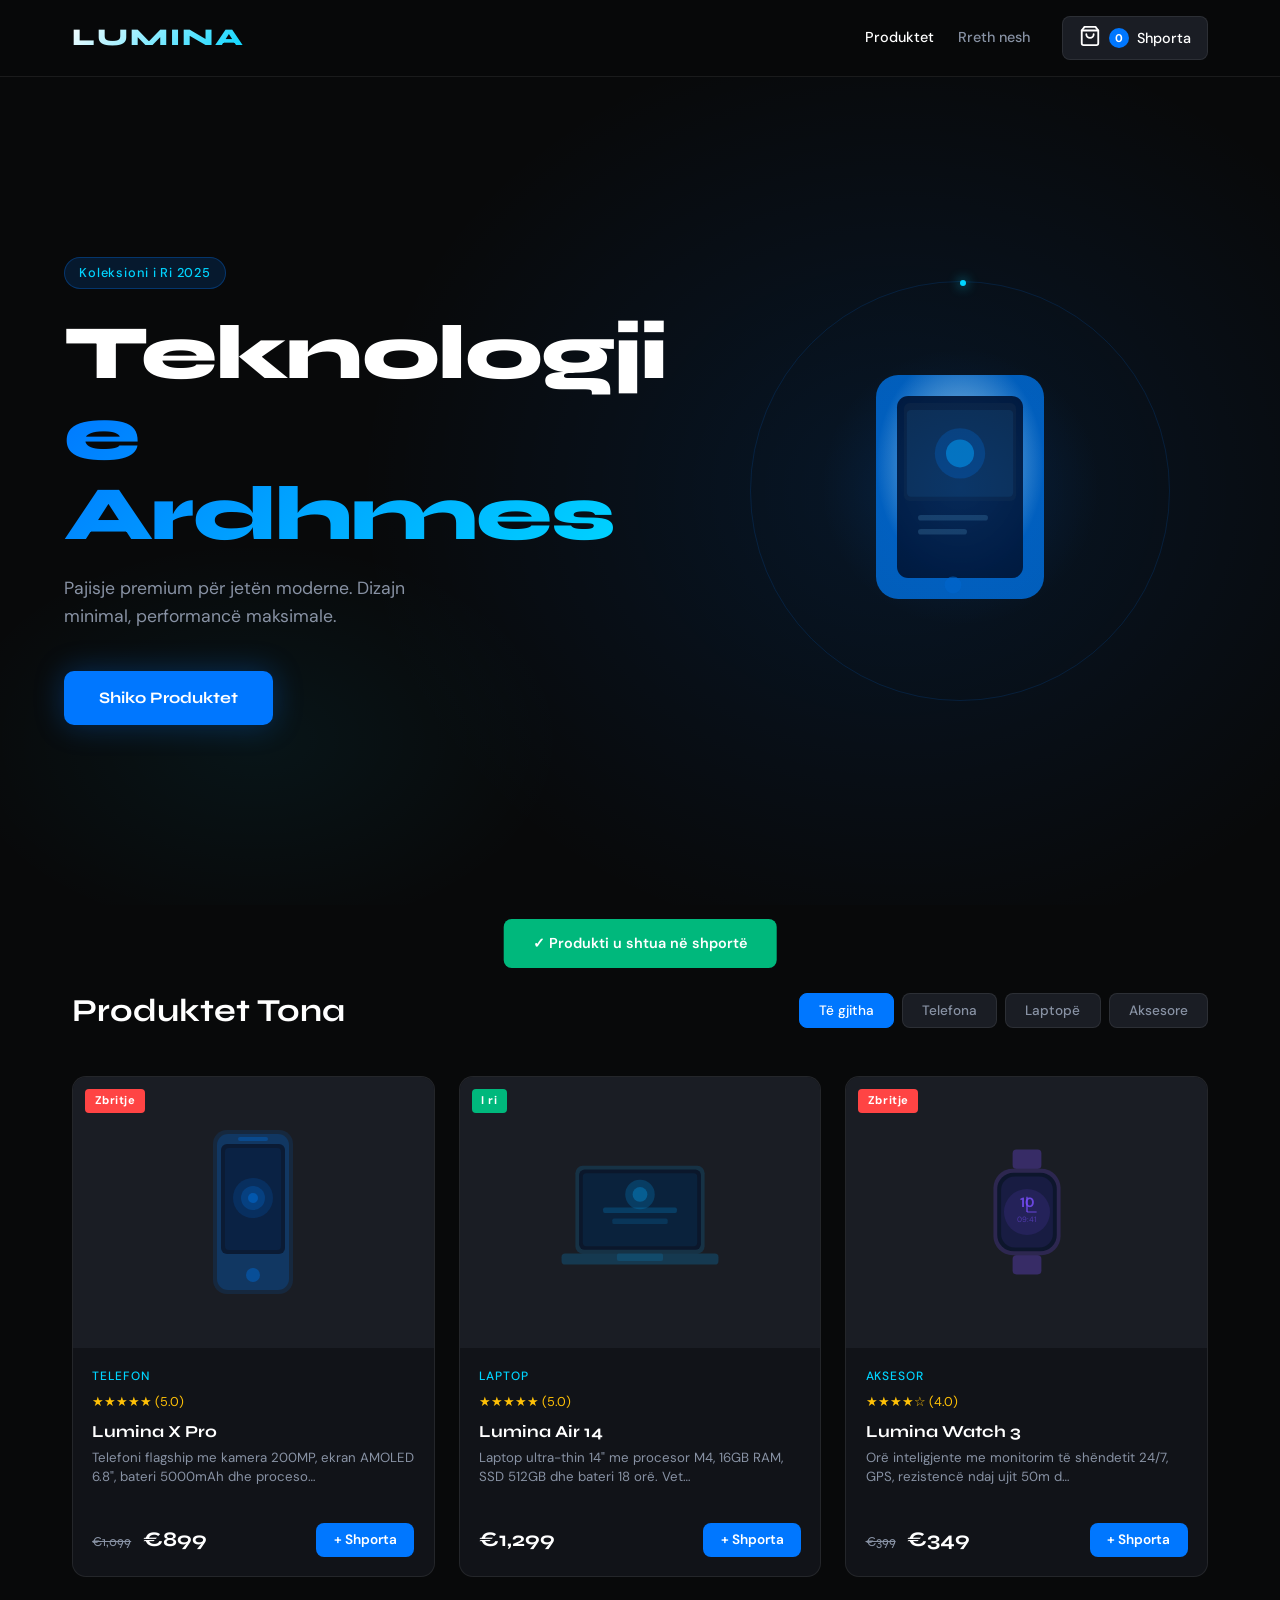
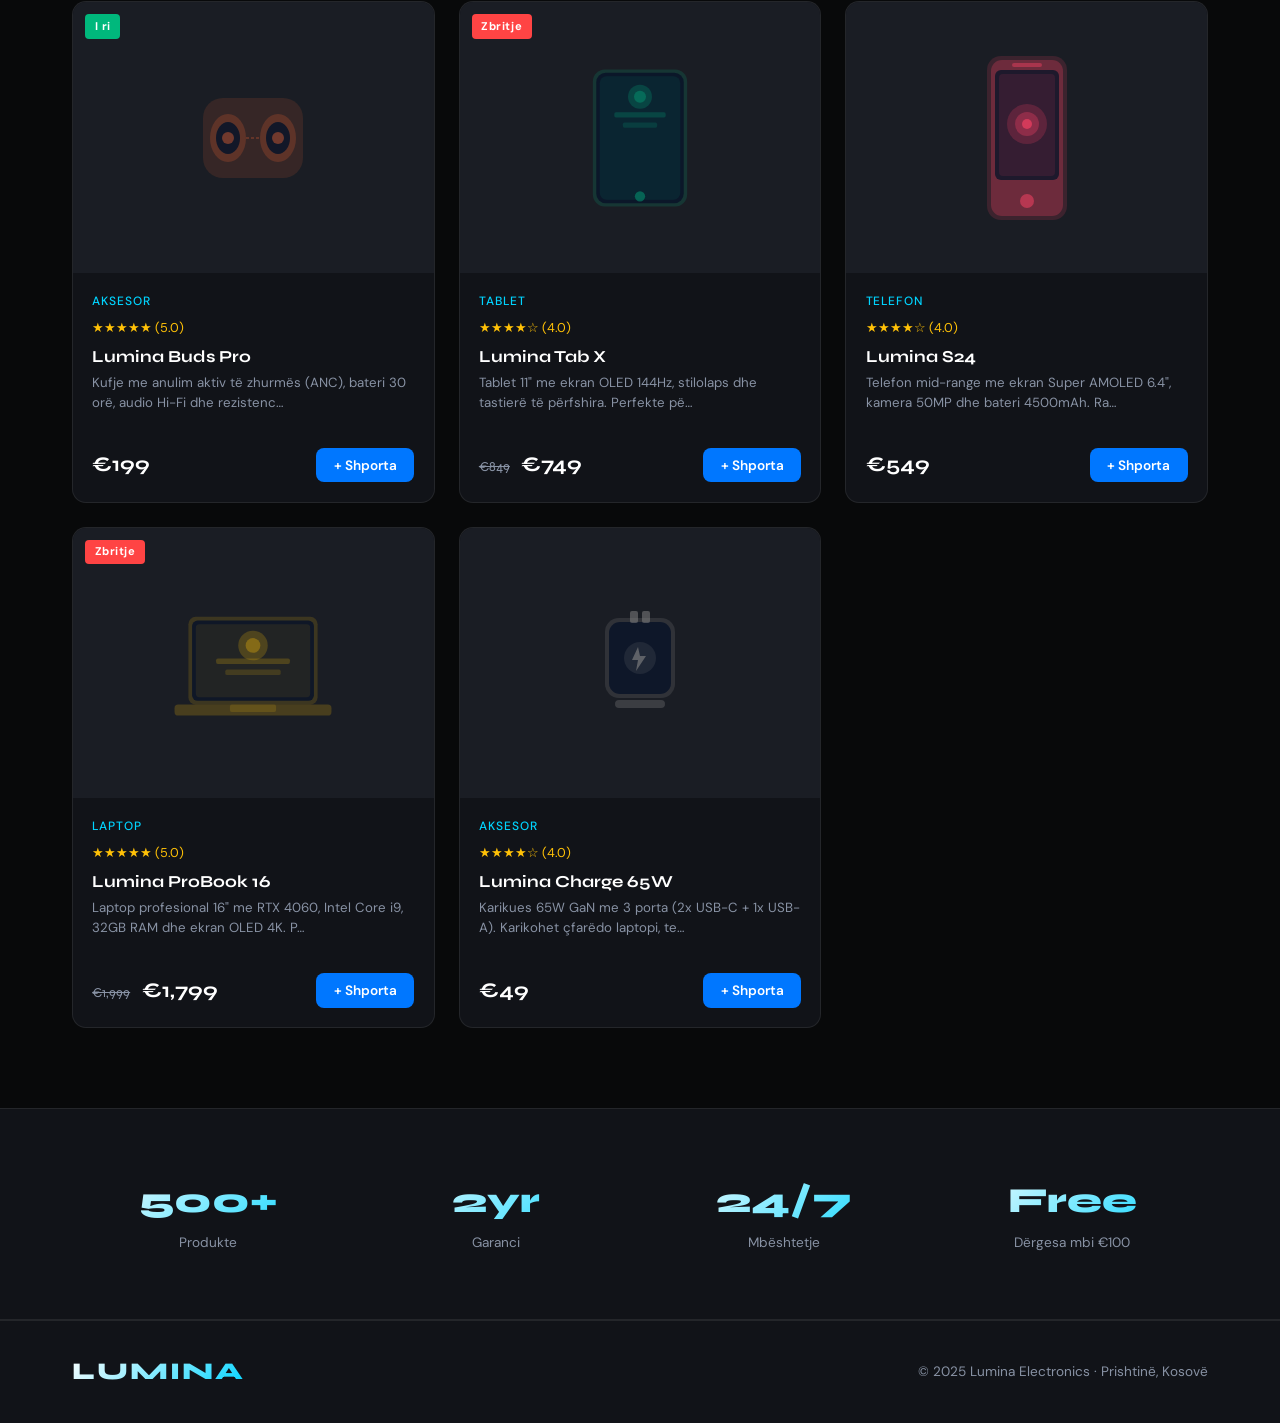
<file: index.html>
<!DOCTYPE html>
<html lang="sq">
<head>
  <meta charset="UTF-8">
  <meta name="viewport" content="width=device-width, initial-scale=1.0">
  <title>LUMINA — Dyqan Premium Elektronike</title>
  <link rel="preconnect" href="https://fonts.googleapis.com">
  <link href="https://fonts.googleapis.com/css2?family=Syne:wght@400;600;700;800&family=DM+Sans:wght@300;400;500&display=swap" rel="stylesheet">
  <link rel="stylesheet" href="css/style.css">
</head>
<body>

  <!-- HEADER / NAV -->
  <header class="header">
    <div class="header-inner">
      <a href="index.html" class="logo">LUMINA</a>
      <nav class="nav">
        <a href="index.html" class="nav-link active">Produktet</a>
        <a href="#about" class="nav-link">Rreth nesh</a>
      </nav>
      <button class="cart-btn" onclick="toggleCart()">
        <span class="cart-icon">
          <svg width="22" height="22" viewBox="0 0 24 24" fill="none" stroke="currentColor" stroke-width="2" stroke-linecap="round" stroke-linejoin="round">
            <path d="M6 2L3 6v14a2 2 0 002 2h14a2 2 0 002-2V6l-3-4z"/><line x1="3" y1="6" x2="21" y2="6"/><path d="M16 10a4 4 0 01-8 0"/>
          </svg>
        </span>
        <span class="cart-count" id="cart-count">0</span>
        Shporta
      </button>
    </div>
  </header>

  <!-- HERO -->
  <section class="hero">
    <div class="hero-bg"></div>
    <div class="hero-content">
      <span class="hero-tag">Koleksioni i Ri 2025</span>
      <h1 class="hero-title">Teknologji<br><em>e Ardhmes</em></h1>
      <p class="hero-sub">Pajisje premium për jetën moderne. Dizajn minimal, performancë maksimale.</p>
      <a href="#products" class="btn-hero">Shiko Produktet</a>
    </div>
    <div class="hero-visual">
      <div class="hero-circle"></div>
      <div class="hero-product-img">
        <div class="product-glow"></div>
        <svg viewBox="0 0 200 200" width="280" class="hero-svg">
          <defs>
            <radialGradient id="hg" cx="50%" cy="40%">
              <stop offset="0%" stop-color="#c8f0ff"/>
              <stop offset="100%" stop-color="#0066cc"/>
            </radialGradient>
          </defs>
          <rect x="40" y="20" width="120" height="160" rx="16" fill="url(#hg)" opacity="0.9"/>
          <rect x="55" y="35" width="90" height="130" rx="8" fill="#001433" opacity="0.95"/>
          <rect x="60" y="40" width="80" height="70" rx="4" fill="#0a1f3d"/>
          <circle cx="95" cy="170" r="6" fill="#0066cc" opacity="0.6"/>
          <rect x="70" y="120" width="50" height="4" rx="2" fill="#1a3a5c"/>
          <rect x="70" y="130" width="35" height="4" rx="2" fill="#1a3a5c"/>
          <rect x="62" y="45" width="76" height="62" rx="3" fill="#0d2b4e"/>
          <circle cx="100" cy="76" r="18" fill="#0066cc" opacity="0.3"/>
          <circle cx="100" cy="76" r="10" fill="#00aaff" opacity="0.5"/>
        </svg>
      </div>
    </div>
  </section>

  <!-- PRODUKTET -->
  <section id="products" class="products-section">
    <div class="container">
      <div class="section-header">
        <h2>Produktet Tona</h2>
        <div class="filters">
          <button class="filter-btn active" onclick="filterProducts('all', this)">Të gjitha</button>
          <button class="filter-btn" onclick="filterProducts('telefon', this)">Telefona</button>
          <button class="filter-btn" onclick="filterProducts('laptop', this)">Laptopë</button>
          <button class="filter-btn" onclick="filterProducts('aksesor', this)">Aksesore</button>
        </div>
      </div>

      <div class="products-grid" id="products-grid">
        <!-- Produktet gjenerohen nga JS -->
      </div>
    </div>
  </section>

  <!-- ABOUT STRIP -->
  <section id="about" class="about-strip">
    <div class="container">
      <div class="about-grid">
        <div class="about-item">
          <span class="about-num">500+</span>
          <span class="about-label">Produkte</span>
        </div>
        <div class="about-item">
          <span class="about-num">2yr</span>
          <span class="about-label">Garanci</span>
        </div>
        <div class="about-item">
          <span class="about-num">24/7</span>
          <span class="about-label">Mbështetje</span>
        </div>
        <div class="about-item">
          <span class="about-num">Free</span>
          <span class="about-label">Dërgesa mbi €100</span>
        </div>
      </div>
    </div>
  </section>

  <!-- CART SIDEBAR -->
  <div class="cart-overlay" id="cart-overlay" onclick="toggleCart()"></div>
  <aside class="cart-sidebar" id="cart-sidebar">
    <div class="cart-header">
      <h3>Shporta</h3>
      <button class="close-btn" onclick="toggleCart()">✕</button>
    </div>
    <div class="cart-items" id="cart-items">
      <div class="cart-empty" id="cart-empty">
        <svg width="48" height="48" viewBox="0 0 24 24" fill="none" stroke="currentColor" stroke-width="1.5" opacity="0.3">
          <path d="M6 2L3 6v14a2 2 0 002 2h14a2 2 0 002-2V6l-3-4z"/><line x1="3" y1="6" x2="21" y2="6"/>
        </svg>
        <p>Shporta është bosh</p>
      </div>
    </div>
    <div class="cart-footer" id="cart-footer" style="display:none">
      <div class="cart-total">
        <span>Totali:</span>
        <strong id="cart-total">€0</strong>
      </div>
      <a href="checkout.html" class="btn-checkout">Vazhdo me Pagesën →</a>
    </div>
  </aside>

  <!-- TOAST -->
  <div class="toast" id="toast">✓ Produkti u shtua në shportë</div>

  <footer class="footer">
    <div class="container">
      <span class="logo">LUMINA</span>
      <p>© 2025 Lumina Electronics · Prishtinë, Kosovë</p>
    </div>
  </footer>

  <script src="js/products.js"></script>
  <script src="js/cart.js"></script>
  <script src="js/main.js"></script>
</body>
</html>
</file>
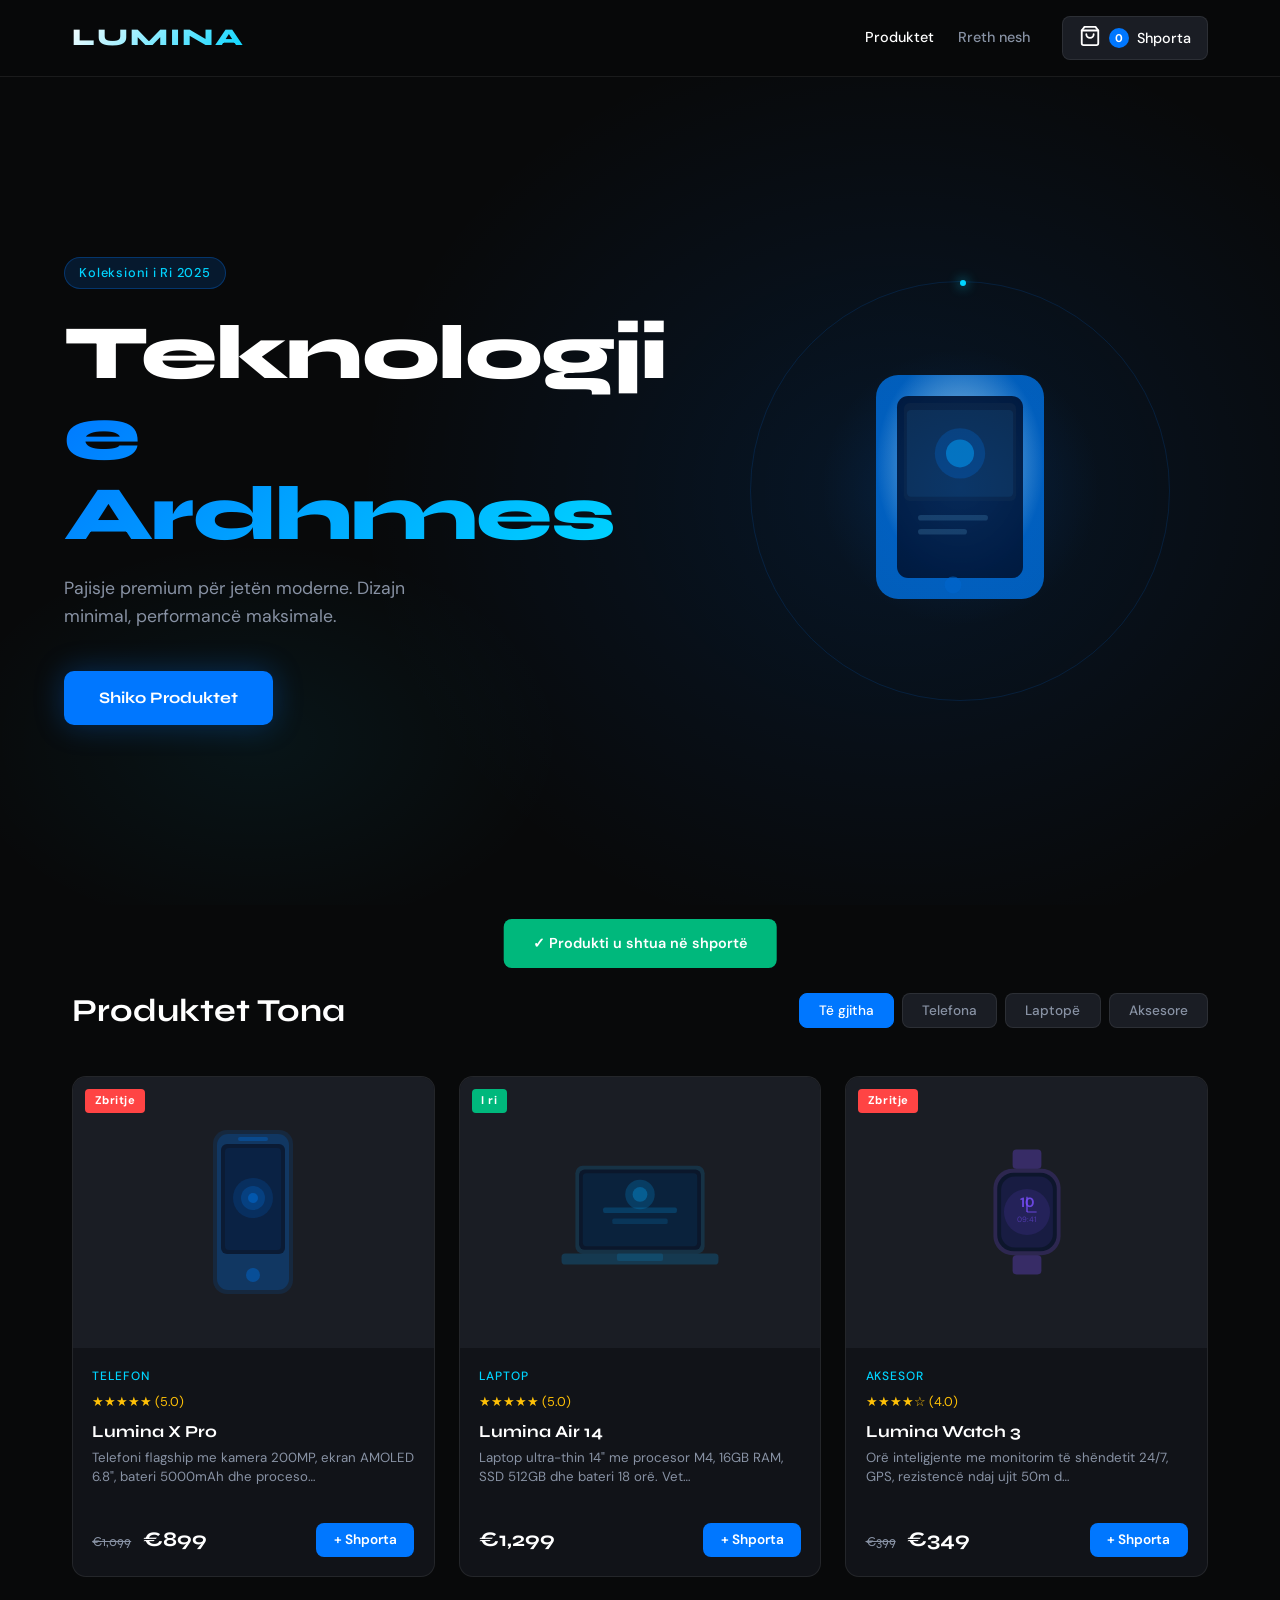
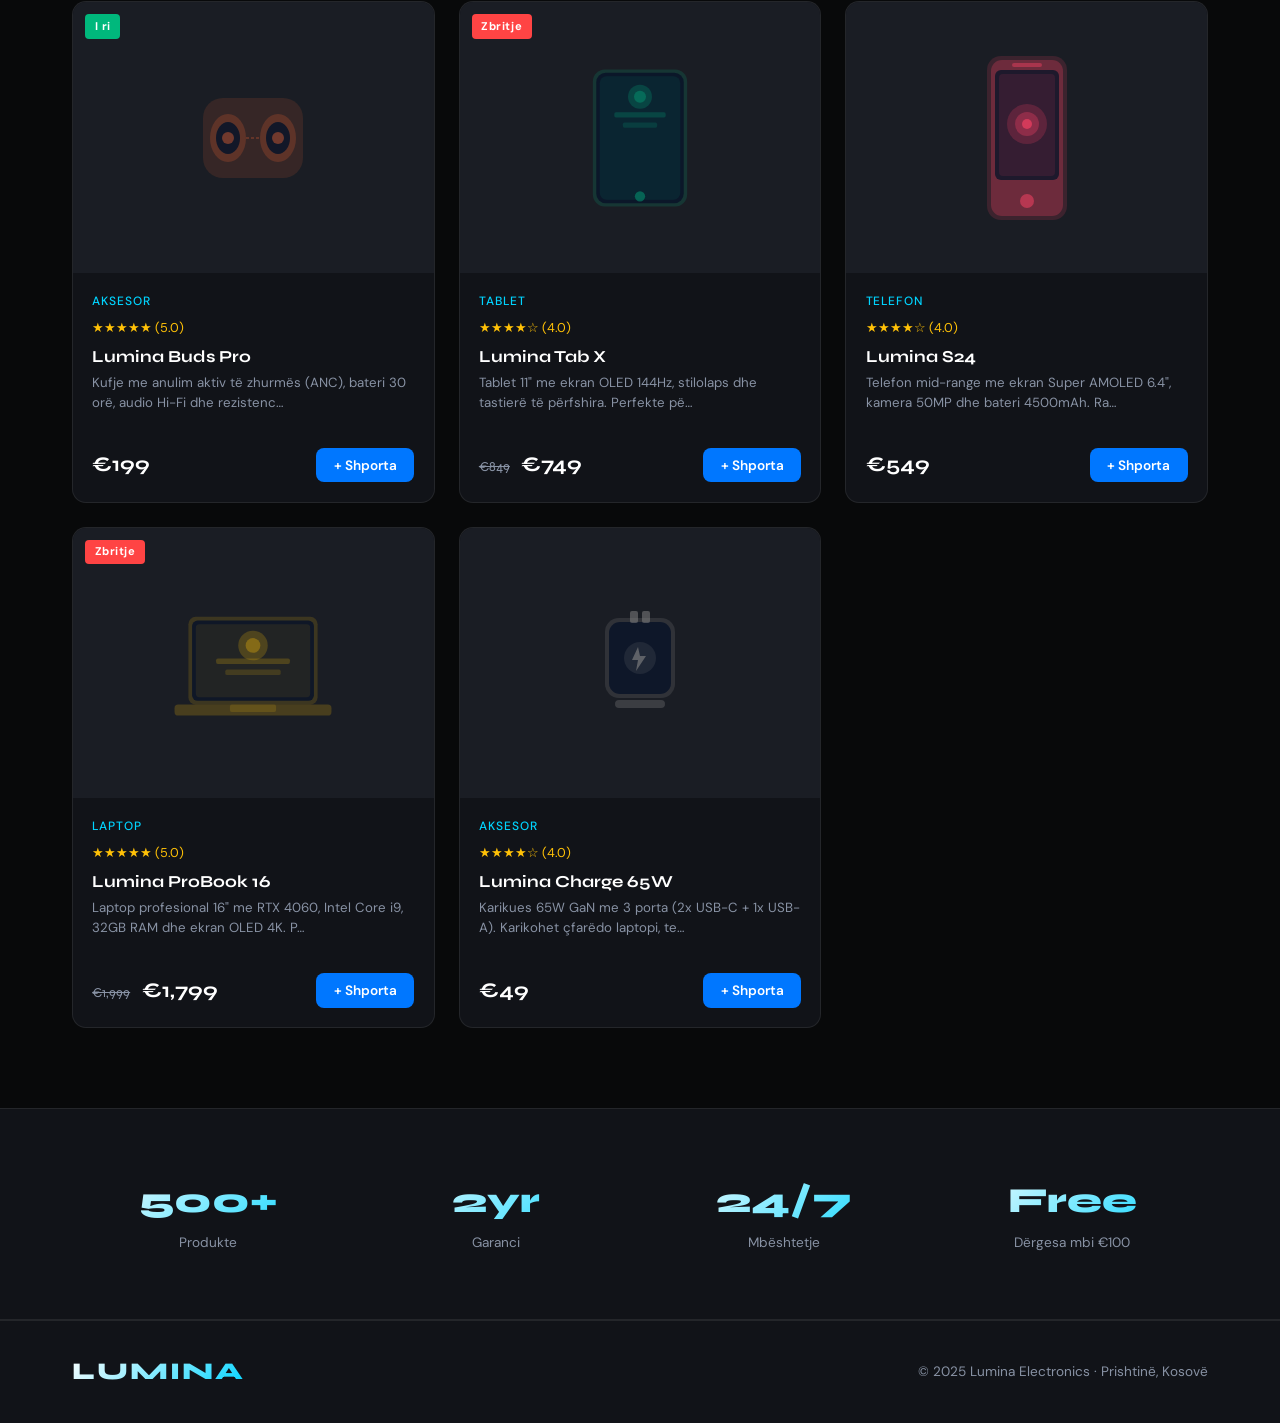
<file: checkout.html>
<!DOCTYPE html>
<html lang="sq">
<head>
  <meta charset="UTF-8">
  <meta name="viewport" content="width=device-width, initial-scale=1.0">
  <title>Checkout — LUMINA</title>
  <link rel="preconnect" href="https://fonts.googleapis.com">
  <link href="https://fonts.googleapis.com/css2?family=Syne:wght@400;600;700;800&family=DM+Sans:wght@300;400;500&display=swap" rel="stylesheet">
  <link rel="stylesheet" href="css/style.css">
</head>
<body class="checkout-page">

  <header class="header">
    <div class="header-inner">
      <a href="index.html" class="logo">LUMINA</a>
      <div class="checkout-steps">
        <span class="step active" id="step-indicator-1">1. Të dhënat</span>
        <span class="step-arrow">›</span>
        <span class="step" id="step-indicator-2">2. Dërgesa</span>
        <span class="step-arrow">›</span>
        <span class="step" id="step-indicator-3">3. Pagesa</span>
      </div>
      <a href="index.html" class="nav-link" style="font-size:0.85rem">← Vazhdo blerjen</a>
    </div>
  </header>

  <main class="checkout-main">
    <div class="checkout-container">

      <!-- FORMA -->
      <div class="checkout-form-col">

        <!-- HAPI 1: TË DHËNAT -->
        <div class="checkout-step-panel" id="panel-1">
          <h2>Të dhënat personale</h2>
          <div class="form-row">
            <div class="form-group">
              <label>Emri *</label>
              <input type="text" id="co-name" placeholder="Emri juaj" required>
            </div>
            <div class="form-group">
              <label>Mbiemri *</label>
              <input type="text" id="co-lastname" placeholder="Mbiemri juaj" required>
            </div>
          </div>
          <div class="form-group">
            <label>Email *</label>
            <input type="email" id="co-email" placeholder="email@example.com" required>
          </div>
          <div class="form-group">
            <label>Telefoni *</label>
            <input type="tel" id="co-phone" placeholder="+383 4X XXX XXX" required>
          </div>
          <button class="btn-next" onclick="goToStep(2)">Vazhdo me Dërgesën →</button>
        </div>

        <!-- HAPI 2: DËRGESA -->
        <div class="checkout-step-panel" id="panel-2" style="display:none">
          <h2>Adresa e dërgesës</h2>
          <div class="form-group">
            <label>Shteti *</label>
            <select id="co-country">
              <option value="ks">Kosovë</option>
              <option value="al">Shqipëri</option>
              <option value="mk">Maqedoni e Veriut</option>
            </select>
          </div>
          <div class="form-group">
            <label>Qyteti *</label>
            <input type="text" id="co-city" placeholder="Prishtinë" required>
          </div>
          <div class="form-group">
            <label>Adresa *</label>
            <input type="text" id="co-address" placeholder="Rr. Emërtimi Nr. X" required>
          </div>
          <div class="form-group">
            <label>Kodi postar</label>
            <input type="text" id="co-zip" placeholder="10000">
          </div>

          <h3 style="margin:1.5rem 0 1rem">Metoda e dërgesës</h3>
          <div class="shipping-options">
            <label class="shipping-opt selected" id="ship-standard">
              <input type="radio" name="shipping" value="standard" checked onchange="updateShipping('standard')">
              <div>
                <strong>Standard</strong>
                <span>3-5 ditë pune</span>
              </div>
              <span class="ship-price">€3.50</span>
            </label>
            <label class="shipping-opt" id="ship-express">
              <input type="radio" name="shipping" value="express" onchange="updateShipping('express')">
              <div>
                <strong>Express</strong>
                <span>1-2 ditë pune</span>
              </div>
              <span class="ship-price">€8.00</span>
            </label>
            <label class="shipping-opt" id="ship-free">
              <input type="radio" name="shipping" value="free" onchange="updateShipping('free')">
              <div>
                <strong>Falas</strong>
                <span>5-7 ditë pune (mbi €100)</span>
              </div>
              <span class="ship-price">€0.00</span>
            </label>
          </div>

          <div class="btn-row">
            <button class="btn-back" onclick="goToStep(1)">← Kthehu</button>
            <button class="btn-next" onclick="goToStep(3)">Vazhdo me Pagesën →</button>
          </div>
        </div>

        <!-- HAPI 3: PAGESA -->
        <div class="checkout-step-panel" id="panel-3" style="display:none">
          <h2>Informacioni i pagesës</h2>
          <div class="payment-methods">
            <button class="pay-method active" onclick="selectPayment('card', this)">
              💳 Kartë krediti
            </button>
            <button class="pay-method" onclick="selectPayment('paypal', this)">
              🅿 PayPal
            </button>
            <button class="pay-method" onclick="selectPayment('cash', this)">
              💵 Para në dorë
            </button>
          </div>

          <div id="card-fields">
            <div class="form-group">
              <label>Numri i kartës *</label>
              <input type="text" id="co-card" placeholder="1234 5678 9012 3456" maxlength="19" oninput="formatCard(this)">
            </div>
            <div class="form-row">
              <div class="form-group">
                <label>Data e skadimit *</label>
                <input type="text" id="co-expiry" placeholder="MM/YY" maxlength="5" oninput="formatExpiry(this)">
              </div>
              <div class="form-group">
                <label>CVV *</label>
                <input type="text" id="co-cvv" placeholder="123" maxlength="3">
              </div>
            </div>
            <div class="form-group">
              <label>Emri në kartë *</label>
              <input type="text" id="co-cardname" placeholder="EMRI MBIEMRI">
            </div>
            <div class="secure-badge">
              🔒 Pagesa është e sigurt dhe e enkriptuar (SSL)
            </div>
          </div>

          <div id="paypal-fields" style="display:none">
            <div class="paypal-info">
              <p>Do të ridrejtoheni te PayPal për të përfunduar pagesën pas konfirmimit.</p>
            </div>
          </div>

          <div id="cash-fields" style="display:none">
            <div class="cash-info">
              <p>Pagesa bëhet në dorëzim. Sigurohuni të keni shumën e saktë.</p>
            </div>
          </div>

          <div class="btn-row">
            <button class="btn-back" onclick="goToStep(2)">← Kthehu</button>
            <button class="btn-place-order" onclick="placeOrder()">
              🔒 Konfirmo Porosinë
            </button>
          </div>
        </div>

      </div>

      <!-- ORDER SUMMARY -->
      <aside class="order-summary">
        <h3>Përmbledhja e porosisë</h3>
        <div id="summary-items"></div>
        <div class="summary-line">
          <span>Nëntotali</span>
          <span id="summary-subtotal">€0</span>
        </div>
        <div class="summary-line">
          <span>Dërgesa</span>
          <span id="summary-shipping">€3.50</span>
        </div>
        <div class="summary-line total">
          <strong>Totali</strong>
          <strong id="summary-total">€0</strong>
        </div>
        <div class="promo-row">
          <input type="text" id="promo-input" placeholder="Kodi promovues">
          <button onclick="applyPromo()">Apliko</button>
        </div>
        <div id="promo-msg" class="promo-msg"></div>
      </aside>

    </div>
  </main>

  <!-- ORDER SUCCESS MODAL -->
  <div class="modal-overlay" id="success-modal" style="display:none">
    <div class="modal-box">
      <div class="modal-icon">✓</div>
      <h2>Porosia u konfirmua!</h2>
      <p>Faleminderit për blerjen tuaj. Numri i porosisë suaj është:</p>
      <div class="order-number" id="order-number">#LM-000000</div>
      <p class="modal-sub">Një email konfirmimi do të dërgohet tek <strong id="confirm-email"></strong></p>
      <a href="index.html" class="btn-checkout" style="display:block;text-align:center;margin-top:1.5rem">
        Kthehu në dyqan
      </a>
    </div>
  </div>

  <footer class="footer">
    <div class="container">
      <span class="logo">LUMINA</span>
      <p>© 2025 Lumina Electronics · Prishtinë, Kosovë</p>
    </div>
  </footer>

  <script src="js/products.js"></script>
  <script src="js/cart.js"></script>
  <script src="js/checkout.js"></script>
</body>
</html>
</file>
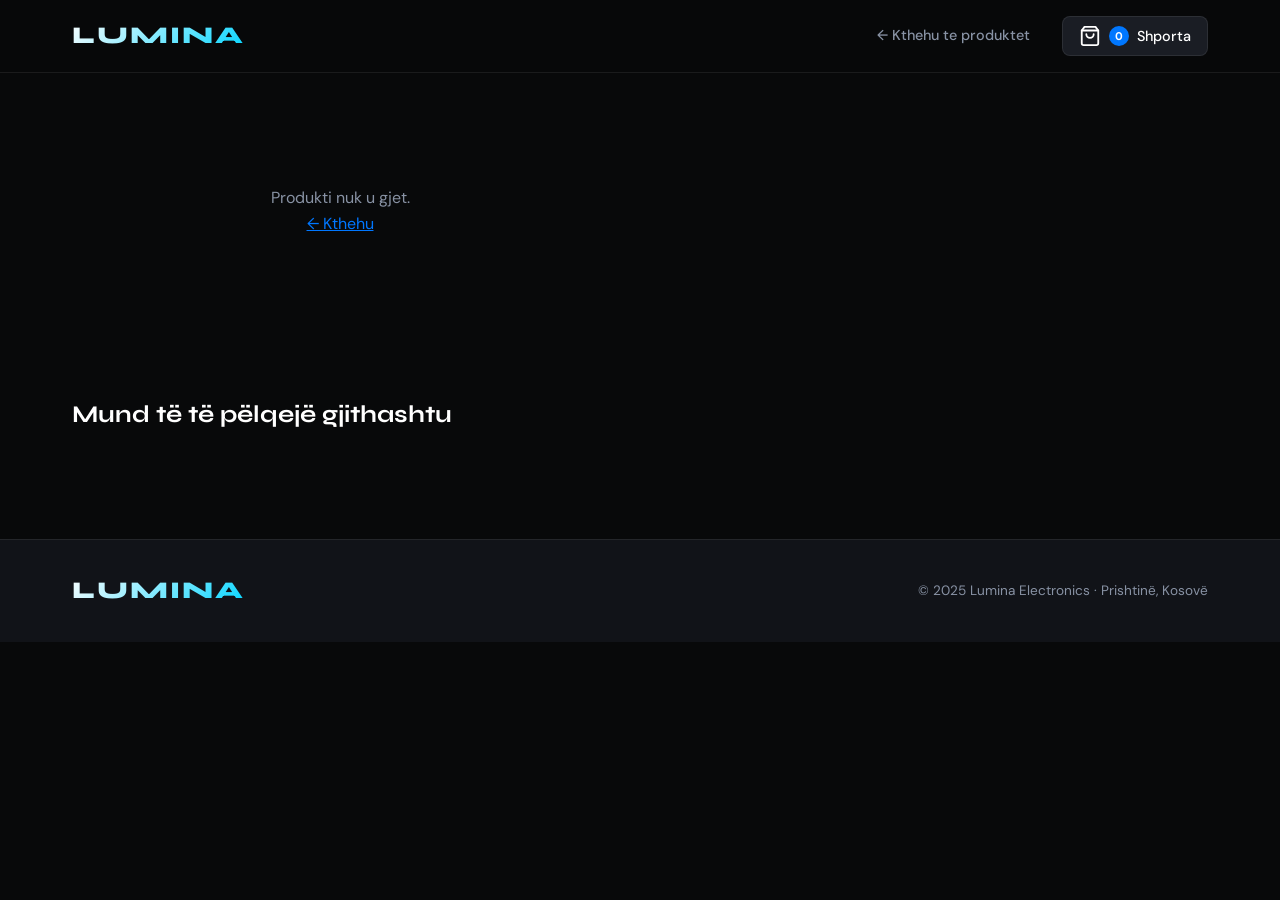
<file: product.html>
<!DOCTYPE html>
<html lang="sq">
<head>
  <meta charset="UTF-8">
  <meta name="viewport" content="width=device-width, initial-scale=1.0">
  <title>Produkt — LUMINA</title>
  <link rel="preconnect" href="https://fonts.googleapis.com">
  <link href="https://fonts.googleapis.com/css2?family=Syne:wght@400;600;700;800&family=DM+Sans:wght@300;400;500&display=swap" rel="stylesheet">
  <link rel="stylesheet" href="css/style.css">
</head>
<body>

  <header class="header">
    <div class="header-inner">
      <a href="index.html" class="logo">LUMINA</a>
      <nav class="nav">
        <a href="index.html" class="nav-link">← Kthehu te produktet</a>
      </nav>
      <button class="cart-btn" onclick="toggleCart()">
        <svg width="22" height="22" viewBox="0 0 24 24" fill="none" stroke="currentColor" stroke-width="2" stroke-linecap="round" stroke-linejoin="round">
          <path d="M6 2L3 6v14a2 2 0 002 2h14a2 2 0 002-2V6l-3-4z"/><line x1="3" y1="6" x2="21" y2="6"/><path d="M16 10a4 4 0 01-8 0"/>
        </svg>
        <span class="cart-count" id="cart-count">0</span>
        Shporta
      </button>
    </div>
  </header>

  <main class="product-detail" id="product-detail">
    <!-- Gjenerohet nga JS -->
  </main>

  <!-- RECOMMENDED -->
  <section class="recommended-section">
    <div class="container">
      <h3>Mund të të pëlqejë gjithashtu</h3>
      <div class="products-grid" id="recommended-grid"></div>
    </div>
  </section>

  <!-- CART SIDEBAR -->
  <div class="cart-overlay" id="cart-overlay" onclick="toggleCart()"></div>
  <aside class="cart-sidebar" id="cart-sidebar">
    <div class="cart-header">
      <h3>Shporta</h3>
      <button class="close-btn" onclick="toggleCart()">✕</button>
    </div>
    <div class="cart-items" id="cart-items">
      <div class="cart-empty" id="cart-empty">
        <svg width="48" height="48" viewBox="0 0 24 24" fill="none" stroke="currentColor" stroke-width="1.5" opacity="0.3">
          <path d="M6 2L3 6v14a2 2 0 002 2h14a2 2 0 002-2V6l-3-4z"/><line x1="3" y1="6" x2="21" y2="6"/>
        </svg>
        <p>Shporta është bosh</p>
      </div>
    </div>
    <div class="cart-footer" id="cart-footer" style="display:none">
      <div class="cart-total">
        <span>Totali:</span>
        <strong id="cart-total">€0</strong>
      </div>
      <a href="checkout.html" class="btn-checkout">Vazhdo me Pagesën →</a>
    </div>
  </aside>

  <div class="toast" id="toast">✓ Produkti u shtua në shportë</div>

  <footer class="footer">
    <div class="container">
      <span class="logo">LUMINA</span>
      <p>© 2025 Lumina Electronics · Prishtinë, Kosovë</p>
    </div>
  </footer>

  <script src="js/products.js"></script>
  <script src="js/cart.js"></script>
  <script src="js/product-detail.js"></script>
</body>
</html>
</file>
<file: css/style.css>
/* ============================================
   LUMINA — E-commerce CSS
   ============================================ */

:root {
  --dark: #08090a;
  --dark2: #111318;
  --dark3: #1a1d24;
  --accent: #0077ff;
  --accent2: #00d4ff;
  --light: #f0f4ff;
  --white: #ffffff;
  --gray: #8892a4;
  --border: rgba(255,255,255,0.08);
  --font-display: 'Syne', sans-serif;
  --font-body: 'DM Sans', sans-serif;
  --radius: 14px;
  --transition: 0.25s cubic-bezier(0.4,0,0.2,1);
}

*, *::before, *::after { box-sizing: border-box; margin: 0; padding: 0; }

html { scroll-behavior: smooth; }

body {
  font-family: var(--font-body);
  background: var(--dark);
  color: var(--white);
  line-height: 1.6;
  min-height: 100vh;
}

/* ---- HEADER ---- */
.header {
  position: sticky; top: 0; z-index: 200;
  background: rgba(8,9,10,0.85);
  backdrop-filter: blur(20px);
  border-bottom: 1px solid var(--border);
}
.header-inner {
  max-width: 1200px; margin: 0 auto;
  padding: 1rem 2rem;
  display: flex; align-items: center; gap: 2rem;
}
.logo {
  font-family: var(--font-display);
  font-size: 1.5rem; font-weight: 800;
  letter-spacing: 0.08em;
  color: var(--white);
  text-decoration: none;
  background: linear-gradient(135deg, #fff 0%, var(--accent2) 100%);
  -webkit-background-clip: text;
  -webkit-text-fill-color: transparent;
  background-clip: text;
  flex-shrink: 0;
}
.nav { display: flex; gap: 1.5rem; margin-left: auto; }
.nav-link {
  color: var(--gray); text-decoration: none;
  font-size: 0.9rem; font-weight: 500;
  transition: color var(--transition);
}
.nav-link:hover, .nav-link.active { color: var(--white); }

.cart-btn {
  display: flex; align-items: center; gap: 0.5rem;
  background: var(--dark3); border: 1px solid var(--border);
  color: var(--white); padding: 0.5rem 1rem;
  border-radius: 8px; cursor: pointer; font-family: var(--font-body);
  font-size: 0.9rem; font-weight: 500;
  transition: all var(--transition); flex-shrink: 0;
}
.cart-btn:hover { border-color: var(--accent); background: rgba(0,119,255,0.1); }
.cart-count {
  background: var(--accent); color: #fff;
  width: 20px; height: 20px; border-radius: 50%;
  font-size: 0.7rem; font-weight: 700;
  display: flex; align-items: center; justify-content: center;
}

/* ---- HERO ---- */
.hero {
  position: relative;
  min-height: 92vh;
  display: grid; grid-template-columns: 1fr 1fr;
  align-items: center; overflow: hidden;
}
.hero-bg {
  position: absolute; inset: 0;
  background:
    radial-gradient(ellipse 60% 80% at 70% 50%, rgba(0,119,255,0.12) 0%, transparent 70%),
    radial-gradient(ellipse 40% 40% at 20% 80%, rgba(0,212,255,0.06) 0%, transparent 60%);
  pointer-events: none;
}
.hero-content {
  padding: 4rem 2rem 4rem 10%;
  z-index: 1;
}
.hero-tag {
  display: inline-block;
  background: rgba(0,119,255,0.15);
  border: 1px solid rgba(0,119,255,0.3);
  color: var(--accent2);
  padding: 0.3rem 0.9rem; border-radius: 20px;
  font-size: 0.8rem; font-weight: 500;
  letter-spacing: 0.06em; margin-bottom: 1.5rem;
}
.hero-title {
  font-family: var(--font-display);
  font-size: clamp(3rem, 6vw, 5.5rem);
  font-weight: 800; line-height: 1.05;
  margin-bottom: 1.2rem;
  letter-spacing: -0.02em;
}
.hero-title em {
  font-style: normal;
  background: linear-gradient(135deg, var(--accent) 0%, var(--accent2) 100%);
  -webkit-background-clip: text;
  -webkit-text-fill-color: transparent;
  background-clip: text;
}
.hero-sub {
  color: var(--gray); font-size: 1.1rem;
  max-width: 400px; margin-bottom: 2.5rem;
}
.btn-hero {
  display: inline-block;
  background: var(--accent); color: #fff;
  padding: 0.9rem 2.2rem; border-radius: 10px;
  font-family: var(--font-display); font-weight: 700;
  font-size: 1rem; text-decoration: none;
  transition: all var(--transition);
  box-shadow: 0 0 30px rgba(0,119,255,0.3);
}
.btn-hero:hover {
  background: #0088ff;
  box-shadow: 0 0 50px rgba(0,119,255,0.5);
  transform: translateY(-2px);
}
.hero-visual {
  display: flex; align-items: center; justify-content: center;
  position: relative; z-index: 1; padding: 2rem;
}
.hero-circle {
  position: absolute;
  width: 420px; height: 420px; border-radius: 50%;
  border: 1px solid rgba(0,119,255,0.15);
  animation: spin 20s linear infinite;
}
.hero-circle::before {
  content: '';
  position: absolute; top: -2px; left: 50%;
  width: 6px; height: 6px; border-radius: 50%;
  background: var(--accent2);
  box-shadow: 0 0 12px var(--accent2);
}
@keyframes spin { to { transform: rotate(360deg); } }
.product-glow {
  position: absolute;
  width: 280px; height: 280px; border-radius: 50%;
  background: radial-gradient(circle, rgba(0,119,255,0.15) 0%, transparent 70%);
  animation: pulse 3s ease-in-out infinite;
}
@keyframes pulse { 0%,100%{opacity:0.5;transform:scale(1)} 50%{opacity:1;transform:scale(1.1)} }

/* ---- PRODUCTS ---- */
.products-section { padding: 5rem 0; }
.container { max-width: 1200px; margin: 0 auto; padding: 0 2rem; }
.section-header {
  display: flex; align-items: center; justify-content: space-between;
  margin-bottom: 2.5rem; flex-wrap: wrap; gap: 1rem;
}
.section-header h2 {
  font-family: var(--font-display);
  font-size: 2rem; font-weight: 700;
}
.filters { display: flex; gap: 0.5rem; flex-wrap: wrap; }
.filter-btn {
  background: var(--dark3); border: 1px solid var(--border);
  color: var(--gray); padding: 0.5rem 1.2rem;
  border-radius: 8px; cursor: pointer; font-family: var(--font-body);
  font-size: 0.85rem; font-weight: 500;
  transition: all var(--transition);
}
.filter-btn:hover { border-color: var(--accent); color: var(--white); }
.filter-btn.active { background: var(--accent); border-color: var(--accent); color: #fff; }

.products-grid {
  display: grid;
  grid-template-columns: repeat(auto-fill, minmax(280px, 1fr));
  gap: 1.5rem;
}

/* PRODUCT CARD */
.product-card {
  background: var(--dark2);
  border: 1px solid var(--border);
  border-radius: var(--radius);
  overflow: hidden;
  cursor: pointer;
  transition: all var(--transition);
  position: relative;
}
.product-card:hover {
  border-color: rgba(0,119,255,0.4);
  transform: translateY(-4px);
  box-shadow: 0 20px 40px rgba(0,0,0,0.4);
}
.product-card-img {
  width: 100%; aspect-ratio: 4/3;
  background: var(--dark3);
  display: flex; align-items: center; justify-content: center;
  position: relative; overflow: hidden;
}
.product-card-img svg { transition: transform var(--transition); }
.product-card:hover .product-card-img svg { transform: scale(1.05); }

.product-badge {
  position: absolute; top: 12px; left: 12px;
  background: var(--accent); color: #fff;
  font-size: 0.7rem; font-weight: 700;
  padding: 0.2rem 0.6rem; border-radius: 4px;
  letter-spacing: 0.05em;
}
.product-badge.new { background: #00b87c; }
.product-badge.sale { background: #ff4444; }

.product-card-body { padding: 1.2rem; }
.product-category {
  font-size: 0.75rem; color: var(--accent2);
  font-weight: 500; letter-spacing: 0.08em;
  text-transform: uppercase; margin-bottom: 0.4rem;
}
.product-name {
  font-family: var(--font-display);
  font-size: 1.05rem; font-weight: 700;
  margin-bottom: 0.3rem; line-height: 1.3;
}
.product-desc {
  font-size: 0.83rem; color: var(--gray);
  margin-bottom: 1rem; line-height: 1.5;
}
.product-footer {
  display: flex; align-items: center; justify-content: space-between;
  gap: 0.5rem;
}
.product-price {
  font-family: var(--font-display);
  font-size: 1.3rem; font-weight: 700;
  color: var(--white);
}
.product-price .old-price {
  font-size: 0.85rem; color: var(--gray);
  text-decoration: line-through; margin-right: 0.4rem;
  font-weight: 400;
}
.btn-add {
  background: var(--accent); color: #fff;
  border: none; border-radius: 8px;
  padding: 0.55rem 1.1rem; cursor: pointer;
  font-family: var(--font-body); font-size: 0.85rem; font-weight: 600;
  transition: all var(--transition);
  white-space: nowrap;
}
.btn-add:hover { background: #0088ff; transform: scale(1.04); }

.product-stars { color: #ffc107; font-size: 0.8rem; margin-bottom: 0.5rem; }

/* ---- ABOUT STRIP ---- */
.about-strip {
  background: var(--dark2);
  border-top: 1px solid var(--border);
  border-bottom: 1px solid var(--border);
  padding: 3rem 0;
}
.about-grid {
  display: grid; grid-template-columns: repeat(4, 1fr);
  text-align: center; gap: 1rem;
}
.about-item { padding: 1rem; }
.about-num {
  display: block;
  font-family: var(--font-display);
  font-size: 2.2rem; font-weight: 800;
  background: linear-gradient(135deg, #fff, var(--accent2));
  -webkit-background-clip: text; -webkit-text-fill-color: transparent;
  background-clip: text;
}
.about-label { font-size: 0.85rem; color: var(--gray); }

/* ---- CART SIDEBAR ---- */
.cart-overlay {
  position: fixed; inset: 0; z-index: 300;
  background: rgba(0,0,0,0.6);
  opacity: 0; pointer-events: none;
  transition: opacity var(--transition);
}
.cart-overlay.open { opacity: 1; pointer-events: all; }

.cart-sidebar {
  position: fixed; top: 0; right: 0; bottom: 0; z-index: 301;
  width: min(420px, 100vw);
  background: var(--dark2);
  border-left: 1px solid var(--border);
  display: flex; flex-direction: column;
  transform: translateX(100%);
  transition: transform var(--transition);
}
.cart-sidebar.open { transform: translateX(0); }

.cart-header {
  display: flex; align-items: center; justify-content: space-between;
  padding: 1.5rem; border-bottom: 1px solid var(--border);
}
.cart-header h3 { font-family: var(--font-display); font-size: 1.2rem; font-weight: 700; }
.close-btn {
  background: none; border: none; color: var(--gray);
  font-size: 1.2rem; cursor: pointer; padding: 0.3rem;
  transition: color var(--transition);
}
.close-btn:hover { color: var(--white); }

.cart-items { flex: 1; overflow-y: auto; padding: 1rem; }
.cart-empty {
  display: flex; flex-direction: column; align-items: center;
  justify-content: center; gap: 1rem; height: 100%;
  color: var(--gray); padding: 3rem;
}

.cart-item {
  display: flex; gap: 1rem; align-items: center;
  padding: 0.8rem; border-radius: 10px;
  background: var(--dark3); margin-bottom: 0.7rem;
}
.cart-item-img {
  width: 56px; height: 56px; border-radius: 8px;
  background: var(--dark); flex-shrink: 0;
  display: flex; align-items: center; justify-content: center;
}
.cart-item-info { flex: 1; min-width: 0; }
.cart-item-name { font-weight: 600; font-size: 0.9rem; white-space: nowrap; overflow: hidden; text-overflow: ellipsis; }
.cart-item-price { color: var(--accent2); font-size: 0.85rem; font-weight: 600; }
.cart-item-controls { display: flex; align-items: center; gap: 0.5rem; margin-top: 0.4rem; }
.qty-btn {
  width: 24px; height: 24px; border-radius: 6px;
  background: var(--dark); border: 1px solid var(--border);
  color: var(--white); cursor: pointer; font-size: 1rem;
  display: flex; align-items: center; justify-content: center;
  transition: all var(--transition);
}
.qty-btn:hover { border-color: var(--accent); }
.qty-num { font-size: 0.85rem; font-weight: 600; min-width: 20px; text-align: center; }
.remove-btn {
  background: none; border: none; color: var(--gray);
  cursor: pointer; font-size: 1rem; padding: 0;
  transition: color var(--transition); margin-left: 0.5rem;
}
.remove-btn:hover { color: #ff4444; }

.cart-footer {
  padding: 1.2rem 1.5rem;
  border-top: 1px solid var(--border);
}
.cart-total {
  display: flex; justify-content: space-between;
  margin-bottom: 1rem; font-size: 1rem;
}
.cart-total strong {
  font-family: var(--font-display); font-size: 1.3rem;
  color: var(--accent2);
}
.btn-checkout {
  display: block; width: 100%;
  background: var(--accent); color: #fff;
  padding: 0.9rem; border-radius: 10px;
  font-family: var(--font-display); font-weight: 700;
  font-size: 1rem; text-align: center; text-decoration: none;
  transition: all var(--transition);
  box-shadow: 0 0 24px rgba(0,119,255,0.3);
}
.btn-checkout:hover { background: #0088ff; box-shadow: 0 0 40px rgba(0,119,255,0.5); }

/* ---- TOAST ---- */
.toast {
  position: fixed; bottom: 2rem; left: 50%;
  transform: translateX(-50%) translateY(100px);
  background: #00b87c; color: #fff;
  padding: 0.8rem 1.8rem; border-radius: 8px;
  font-weight: 600; font-size: 0.9rem;
  transition: transform 0.4s cubic-bezier(0.4,0,0.2,1);
  z-index: 400; pointer-events: none;
}
.toast.show { transform: translateX(-50%) translateY(0); }

/* ---- PRODUCT DETAIL ---- */
.product-detail {
  max-width: 1200px; margin: 0 auto;
  padding: 3rem 2rem;
  display: grid; grid-template-columns: 1fr 1fr;
  gap: 4rem; align-items: start;
}
.detail-img-box {
  background: var(--dark2); border: 1px solid var(--border);
  border-radius: 20px; aspect-ratio: 1;
  display: flex; align-items: center; justify-content: center;
  position: relative; overflow: hidden;
}
.detail-img-box::before {
  content: '';
  position: absolute; inset: 0;
  background: radial-gradient(circle at 50% 40%, rgba(0,119,255,0.1) 0%, transparent 60%);
}
.detail-img-box svg { position: relative; z-index: 1; }

.detail-info {}
.detail-category {
  font-size: 0.8rem; color: var(--accent2);
  font-weight: 500; letter-spacing: 0.1em;
  text-transform: uppercase; margin-bottom: 0.6rem;
}
.detail-title {
  font-family: var(--font-display);
  font-size: clamp(1.8rem, 3vw, 2.6rem);
  font-weight: 800; line-height: 1.1; margin-bottom: 0.8rem;
}
.detail-stars { color: #ffc107; margin-bottom: 1rem; }
.detail-price {
  font-family: var(--font-display);
  font-size: 2.2rem; font-weight: 800;
  color: var(--accent2); margin-bottom: 1.5rem;
}
.detail-price .old { font-size: 1.2rem; color: var(--gray); text-decoration: line-through; margin-right: 0.5rem; }
.detail-desc {
  color: var(--gray); line-height: 1.8;
  margin-bottom: 2rem; font-size: 0.95rem;
}
.detail-specs {
  background: var(--dark2); border: 1px solid var(--border);
  border-radius: 12px; padding: 1.2rem;
  margin-bottom: 2rem;
}
.detail-specs h4 {
  font-family: var(--font-display); margin-bottom: 0.8rem;
  font-size: 0.9rem; color: var(--gray);
}
.spec-row {
  display: flex; justify-content: space-between;
  padding: 0.5rem 0; border-bottom: 1px solid var(--border);
  font-size: 0.88rem;
}
.spec-row:last-child { border: none; }
.spec-row span:first-child { color: var(--gray); }
.spec-row span:last-child { font-weight: 500; }

.detail-qty {
  display: flex; align-items: center; gap: 1rem;
  margin-bottom: 1.5rem;
}
.detail-qty label { color: var(--gray); font-size: 0.9rem; }
.qty-control {
  display: flex; align-items: center; gap: 0;
  background: var(--dark3); border: 1px solid var(--border);
  border-radius: 8px; overflow: hidden;
}
.qty-control button {
  width: 36px; height: 36px; background: none; border: none;
  color: var(--white); cursor: pointer; font-size: 1.1rem;
  transition: background var(--transition);
}
.qty-control button:hover { background: var(--accent); }
.qty-control input {
  width: 50px; background: none; border: none;
  color: var(--white); text-align: center;
  font-family: var(--font-display); font-weight: 700;
  font-size: 1rem;
}

.detail-actions { display: flex; gap: 1rem; flex-wrap: wrap; }
.btn-add-detail {
  flex: 1; background: var(--accent); color: #fff;
  border: none; border-radius: 10px;
  padding: 0.9rem 1.5rem; cursor: pointer;
  font-family: var(--font-display); font-size: 1rem; font-weight: 700;
  transition: all var(--transition);
  box-shadow: 0 0 24px rgba(0,119,255,0.3);
}
.btn-add-detail:hover { background: #0088ff; transform: translateY(-2px); }
.btn-wishlist {
  background: var(--dark3); color: var(--white);
  border: 1px solid var(--border); border-radius: 10px;
  padding: 0.9rem 1.2rem; cursor: pointer;
  font-size: 1.1rem; transition: all var(--transition);
}
.btn-wishlist:hover { border-color: #ff4466; color: #ff4466; }

.recommended-section { padding: 3rem 0 5rem; }
.recommended-section h3 {
  font-family: var(--font-display);
  font-size: 1.5rem; margin-bottom: 1.5rem;
}

/* ---- CHECKOUT ---- */
.checkout-page { background: var(--dark); }
.checkout-steps {
  display: flex; align-items: center; gap: 0.5rem;
  font-size: 0.85rem; margin: 0 auto;
}
.step { color: var(--gray); font-weight: 500; }
.step.active { color: var(--accent2); font-weight: 700; }
.step-arrow { color: var(--border); }

.checkout-main { padding: 2.5rem 2rem 5rem; }
.checkout-container {
  max-width: 1100px; margin: 0 auto;
  display: grid; grid-template-columns: 1fr 380px; gap: 2.5rem;
  align-items: start;
}
.checkout-form-col {}
.checkout-step-panel {
  background: var(--dark2); border: 1px solid var(--border);
  border-radius: 16px; padding: 2rem;
}
.checkout-step-panel h2 {
  font-family: var(--font-display); font-size: 1.4rem;
  font-weight: 700; margin-bottom: 1.5rem;
}
.checkout-step-panel h3 {
  font-family: var(--font-display); font-size: 1rem; font-weight: 700;
}

.form-row { display: grid; grid-template-columns: 1fr 1fr; gap: 1rem; }
.form-group { margin-bottom: 1rem; }
.form-group label {
  display: block; font-size: 0.85rem; font-weight: 500;
  color: var(--gray); margin-bottom: 0.4rem;
}
.form-group input, .form-group select {
  width: 100%; background: var(--dark3);
  border: 1px solid var(--border); border-radius: 8px;
  padding: 0.75rem 1rem; color: var(--white);
  font-family: var(--font-body); font-size: 0.95rem;
  transition: border var(--transition);
}
.form-group input:focus, .form-group select:focus {
  outline: none; border-color: var(--accent);
}
.form-group input::placeholder { color: rgba(136,146,164,0.5); }

.btn-next {
  background: var(--accent); color: #fff;
  border: none; border-radius: 10px;
  padding: 0.9rem 2rem; cursor: pointer;
  font-family: var(--font-display); font-size: 1rem; font-weight: 700;
  transition: all var(--transition); margin-top: 0.5rem;
  box-shadow: 0 0 24px rgba(0,119,255,0.3);
}
.btn-next:hover { background: #0088ff; }
.btn-back {
  background: var(--dark3); color: var(--white);
  border: 1px solid var(--border); border-radius: 10px;
  padding: 0.9rem 1.5rem; cursor: pointer;
  font-family: var(--font-display); font-size: 1rem; font-weight: 600;
  transition: all var(--transition);
}
.btn-back:hover { border-color: var(--accent); }
.btn-row { display: flex; gap: 1rem; margin-top: 0.5rem; }

.shipping-options { display: flex; flex-direction: column; gap: 0.7rem; margin-bottom: 1.5rem; }
.shipping-opt {
  display: flex; align-items: center; gap: 1rem;
  background: var(--dark3); border: 1px solid var(--border);
  border-radius: 10px; padding: 1rem;
  cursor: pointer; transition: border var(--transition);
}
.shipping-opt.selected { border-color: var(--accent); }
.shipping-opt input { accent-color: var(--accent); }
.shipping-opt div { flex: 1; }
.shipping-opt strong { display: block; font-size: 0.95rem; }
.shipping-opt span:not(.ship-price) { font-size: 0.8rem; color: var(--gray); }
.ship-price { font-weight: 700; color: var(--accent2); }

.payment-methods { display: flex; gap: 0.7rem; margin-bottom: 1.5rem; flex-wrap: wrap; }
.pay-method {
  flex: 1; background: var(--dark3); border: 1px solid var(--border);
  color: var(--white); padding: 0.8rem; border-radius: 10px;
  cursor: pointer; font-family: var(--font-body); font-weight: 600;
  font-size: 0.9rem; transition: all var(--transition); min-width: 100px;
}
.pay-method.active { border-color: var(--accent); background: rgba(0,119,255,0.1); }

.secure-badge {
  background: rgba(0,184,124,0.1); border: 1px solid rgba(0,184,124,0.3);
  border-radius: 8px; padding: 0.7rem 1rem;
  font-size: 0.83rem; color: #00b87c;
  margin-top: 0.5rem; margin-bottom: 1rem;
}
.paypal-info, .cash-info {
  background: var(--dark3); border: 1px solid var(--border);
  border-radius: 10px; padding: 1.5rem;
  color: var(--gray); margin-bottom: 1rem;
}

.btn-place-order {
  flex: 1; background: #00b87c; color: #fff;
  border: none; border-radius: 10px;
  padding: 0.9rem 2rem; cursor: pointer;
  font-family: var(--font-display); font-size: 1rem; font-weight: 700;
  transition: all var(--transition);
  box-shadow: 0 0 24px rgba(0,184,124,0.3);
}
.btn-place-order:hover { background: #00d490; }

/* ORDER SUMMARY */
.order-summary {
  background: var(--dark2); border: 1px solid var(--border);
  border-radius: 16px; padding: 1.5rem;
  position: sticky; top: 80px;
}
.order-summary h3 {
  font-family: var(--font-display); font-size: 1.1rem;
  font-weight: 700; margin-bottom: 1.2rem;
}
.summary-item {
  display: flex; align-items: center; gap: 0.8rem;
  margin-bottom: 0.8rem; font-size: 0.88rem;
}
.summary-item-img {
  width: 44px; height: 44px; border-radius: 8px;
  background: var(--dark3); flex-shrink: 0;
  display: flex; align-items: center; justify-content: center;
}
.summary-item-name { flex: 1; color: var(--gray); line-height: 1.3; }
.summary-item-price { font-weight: 600; color: var(--white); }

.summary-line {
  display: flex; justify-content: space-between;
  padding: 0.6rem 0; border-top: 1px solid var(--border);
  font-size: 0.9rem; color: var(--gray);
}
.summary-line.total {
  border-top: 1px solid rgba(255,255,255,0.2);
  margin-top: 0.3rem; padding-top: 0.8rem;
  color: var(--white);
}
.summary-line.total strong { color: var(--accent2); font-size: 1.2rem; }

.promo-row { display: flex; gap: 0.5rem; margin-top: 1rem; }
.promo-row input {
  flex: 1; background: var(--dark3); border: 1px solid var(--border);
  border-radius: 8px; padding: 0.6rem 0.8rem;
  color: var(--white); font-family: var(--font-body); font-size: 0.85rem;
}
.promo-row input:focus { outline: none; border-color: var(--accent); }
.promo-row button {
  background: var(--dark3); border: 1px solid var(--border);
  color: var(--white); padding: 0.6rem 1rem;
  border-radius: 8px; cursor: pointer; font-weight: 600;
  font-size: 0.85rem; transition: all var(--transition);
}
.promo-row button:hover { border-color: var(--accent); }
.promo-msg { font-size: 0.8rem; margin-top: 0.5rem; }
.promo-msg.ok { color: #00b87c; }
.promo-msg.err { color: #ff4444; }

/* SUCCESS MODAL */
.modal-overlay {
  position: fixed; inset: 0; z-index: 500;
  background: rgba(0,0,0,0.8); backdrop-filter: blur(8px);
  display: flex; align-items: center; justify-content: center;
}
.modal-box {
  background: var(--dark2); border: 1px solid rgba(0,119,255,0.3);
  border-radius: 20px; padding: 3rem; max-width: 440px;
  width: 90%; text-align: center;
  box-shadow: 0 0 60px rgba(0,119,255,0.2);
}
.modal-icon {
  width: 72px; height: 72px; border-radius: 50%;
  background: rgba(0,184,124,0.15); border: 2px solid #00b87c;
  color: #00b87c; font-size: 2rem;
  display: flex; align-items: center; justify-content: center;
  margin: 0 auto 1.5rem;
}
.modal-box h2 {
  font-family: var(--font-display); font-size: 1.6rem;
  margin-bottom: 0.8rem;
}
.modal-box p { color: var(--gray); font-size: 0.95rem; margin-bottom: 1rem; }
.order-number {
  font-family: var(--font-display); font-size: 1.8rem; font-weight: 800;
  color: var(--accent2); margin: 0.5rem 0 1rem;
  letter-spacing: 0.05em;
}
.modal-sub { font-size: 0.85rem !important; }

/* ---- FOOTER ---- */
.footer {
  background: var(--dark2); border-top: 1px solid var(--border);
  padding: 2rem;
}
.footer .container {
  display: flex; align-items: center; justify-content: space-between;
  flex-wrap: wrap; gap: 1rem;
}
.footer p { color: var(--gray); font-size: 0.85rem; }

/* ---- RESPONSIVE ---- */
@media (max-width: 900px) {
  .hero { grid-template-columns: 1fr; min-height: auto; }
  .hero-visual { display: none; }
  .hero-content { padding: 4rem 2rem; text-align: center; }
  .hero-sub { margin: 0 auto 2rem; }
  .about-grid { grid-template-columns: repeat(2, 1fr); }
  .product-detail { grid-template-columns: 1fr; gap: 2rem; }
  .checkout-container { grid-template-columns: 1fr; }
  .checkout-steps { display: none; }
}
@media (max-width: 600px) {
  .section-header { flex-direction: column; align-items: flex-start; }
  .form-row { grid-template-columns: 1fr; }
  .about-grid { grid-template-columns: repeat(2, 1fr); }
  .payment-methods { flex-direction: column; }
}
</file>
